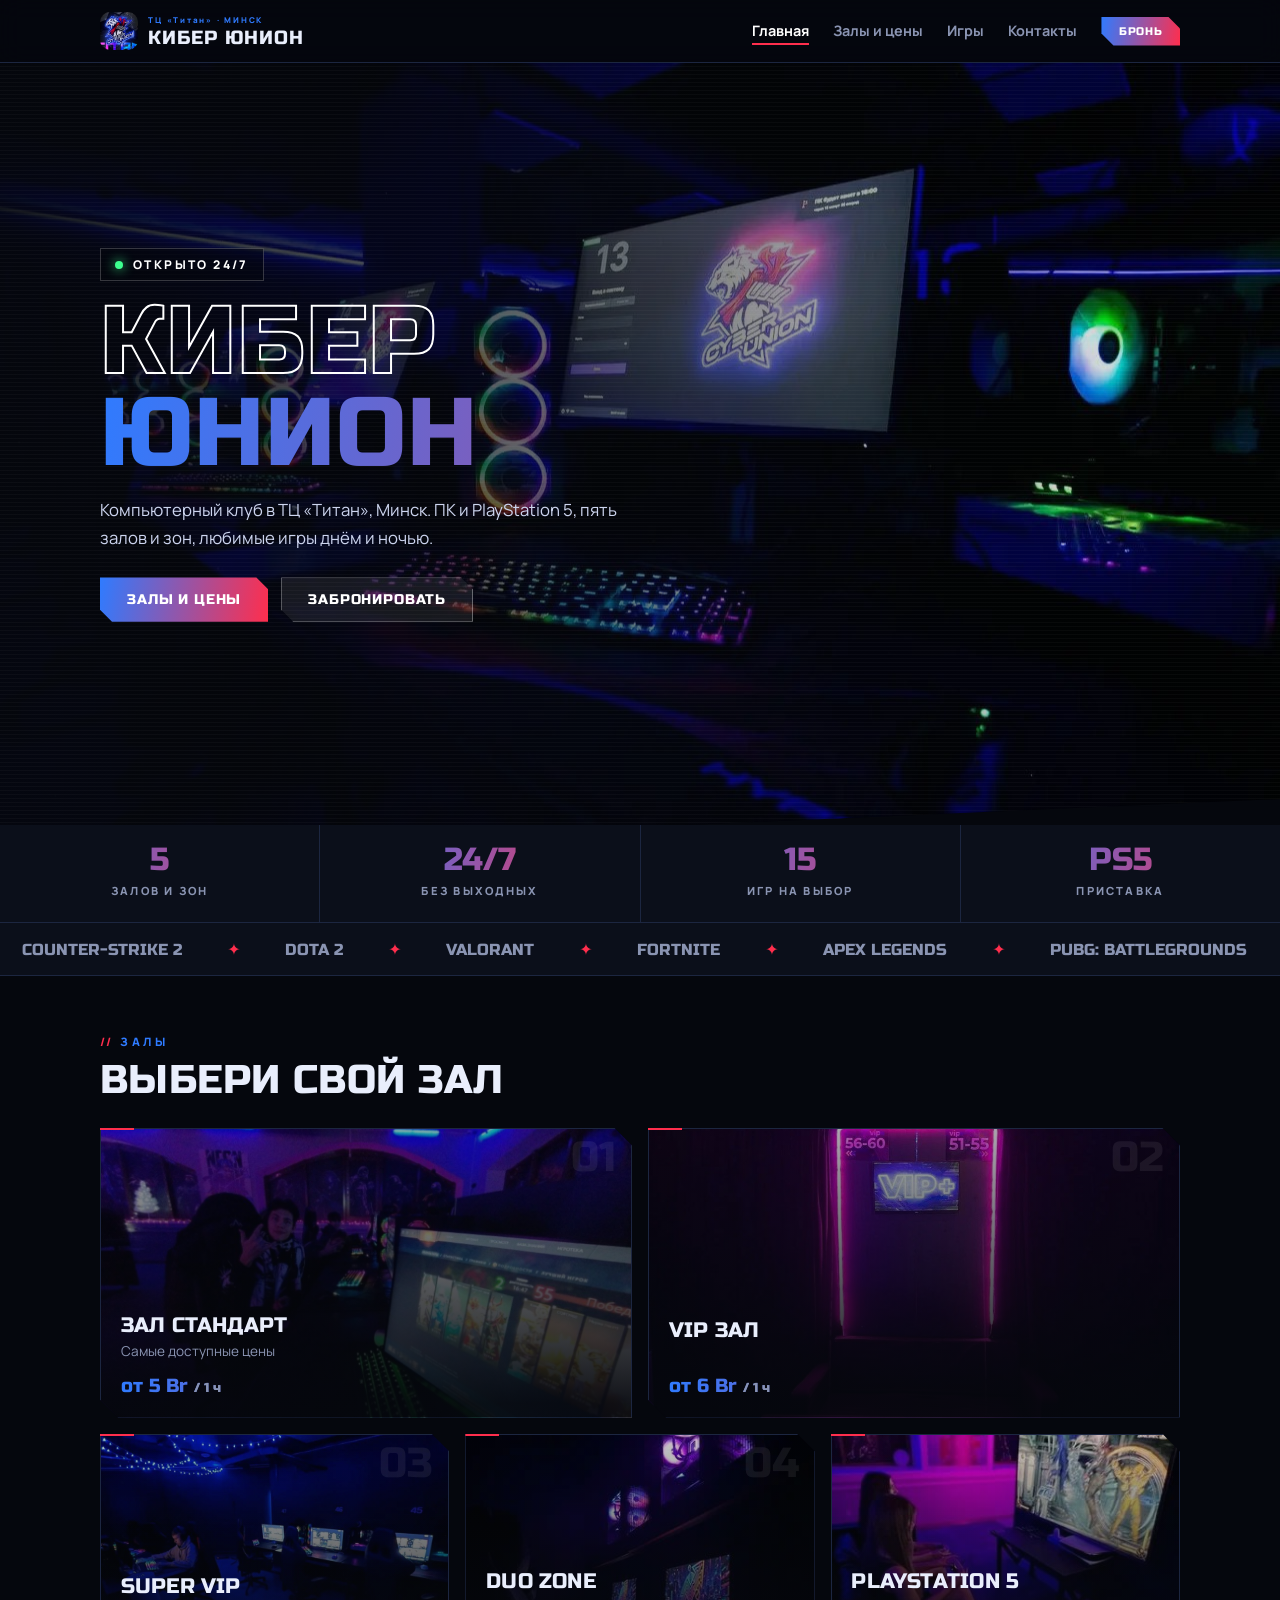
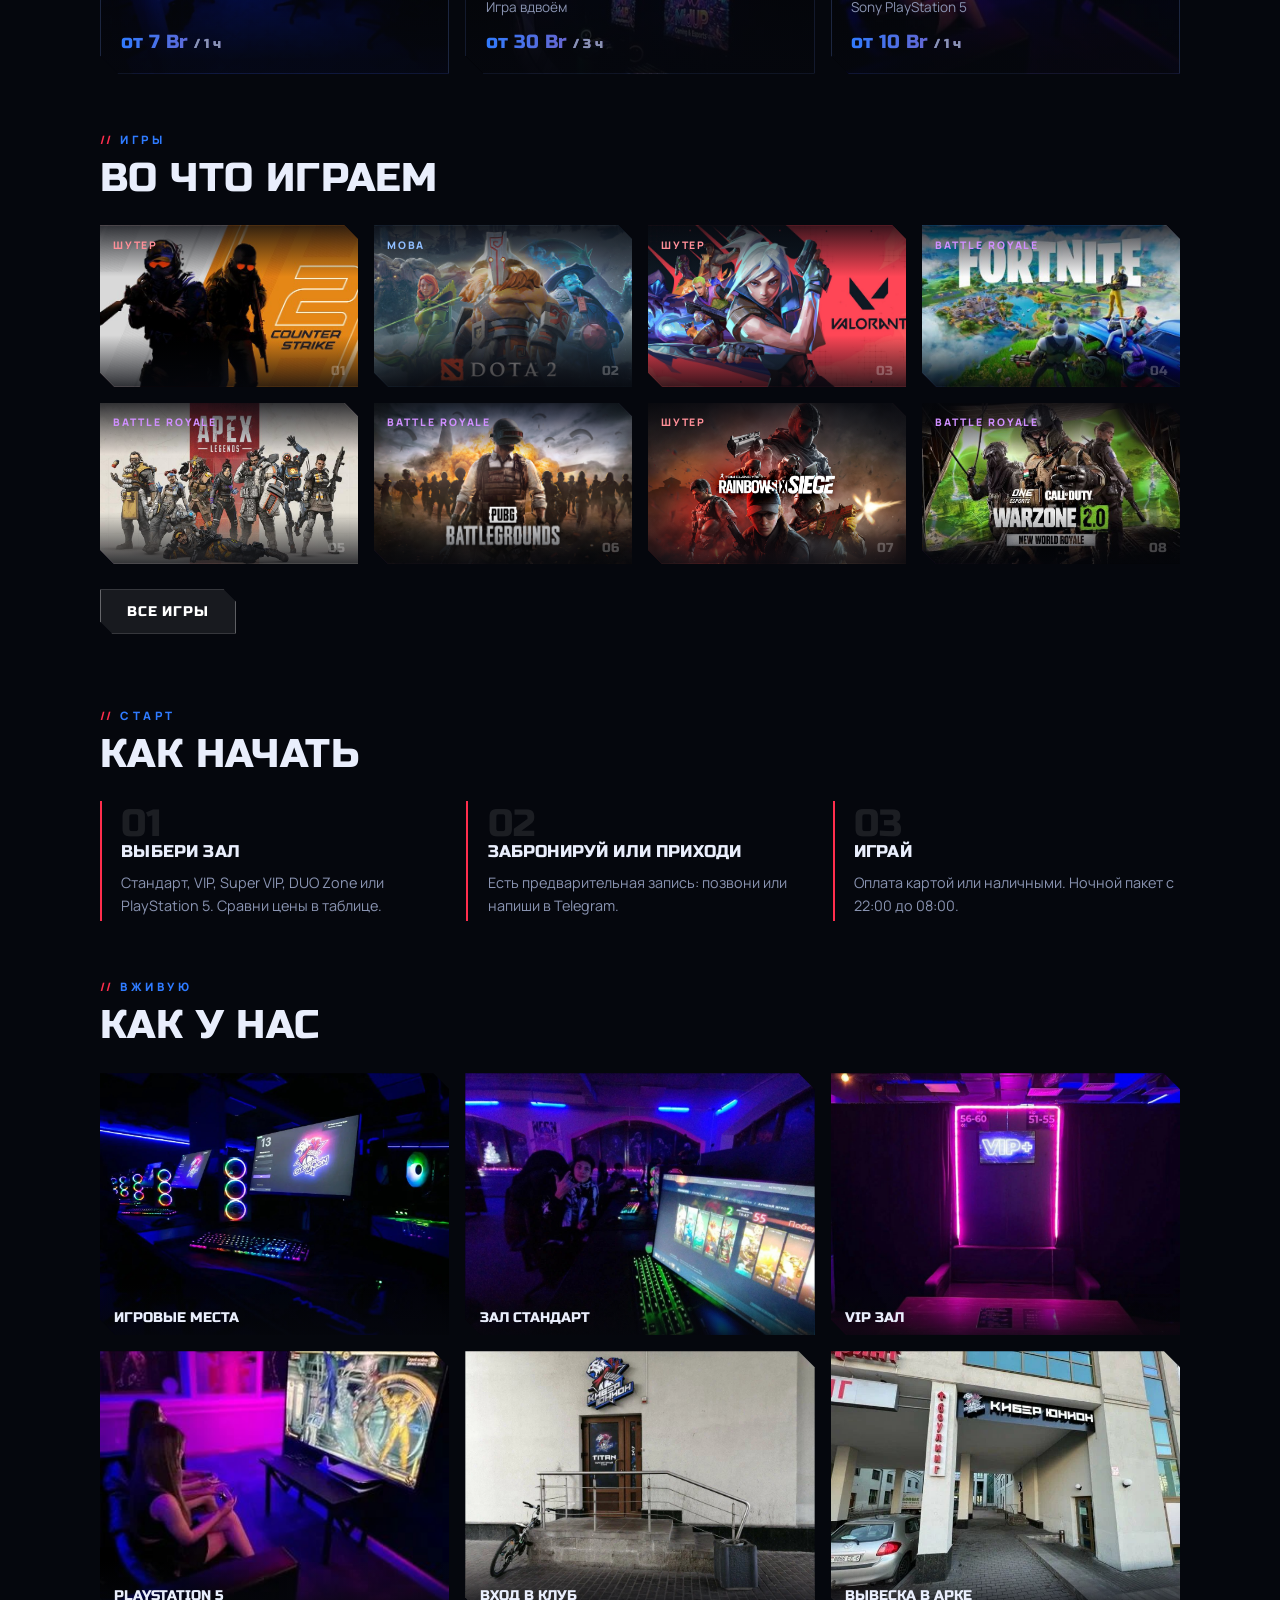
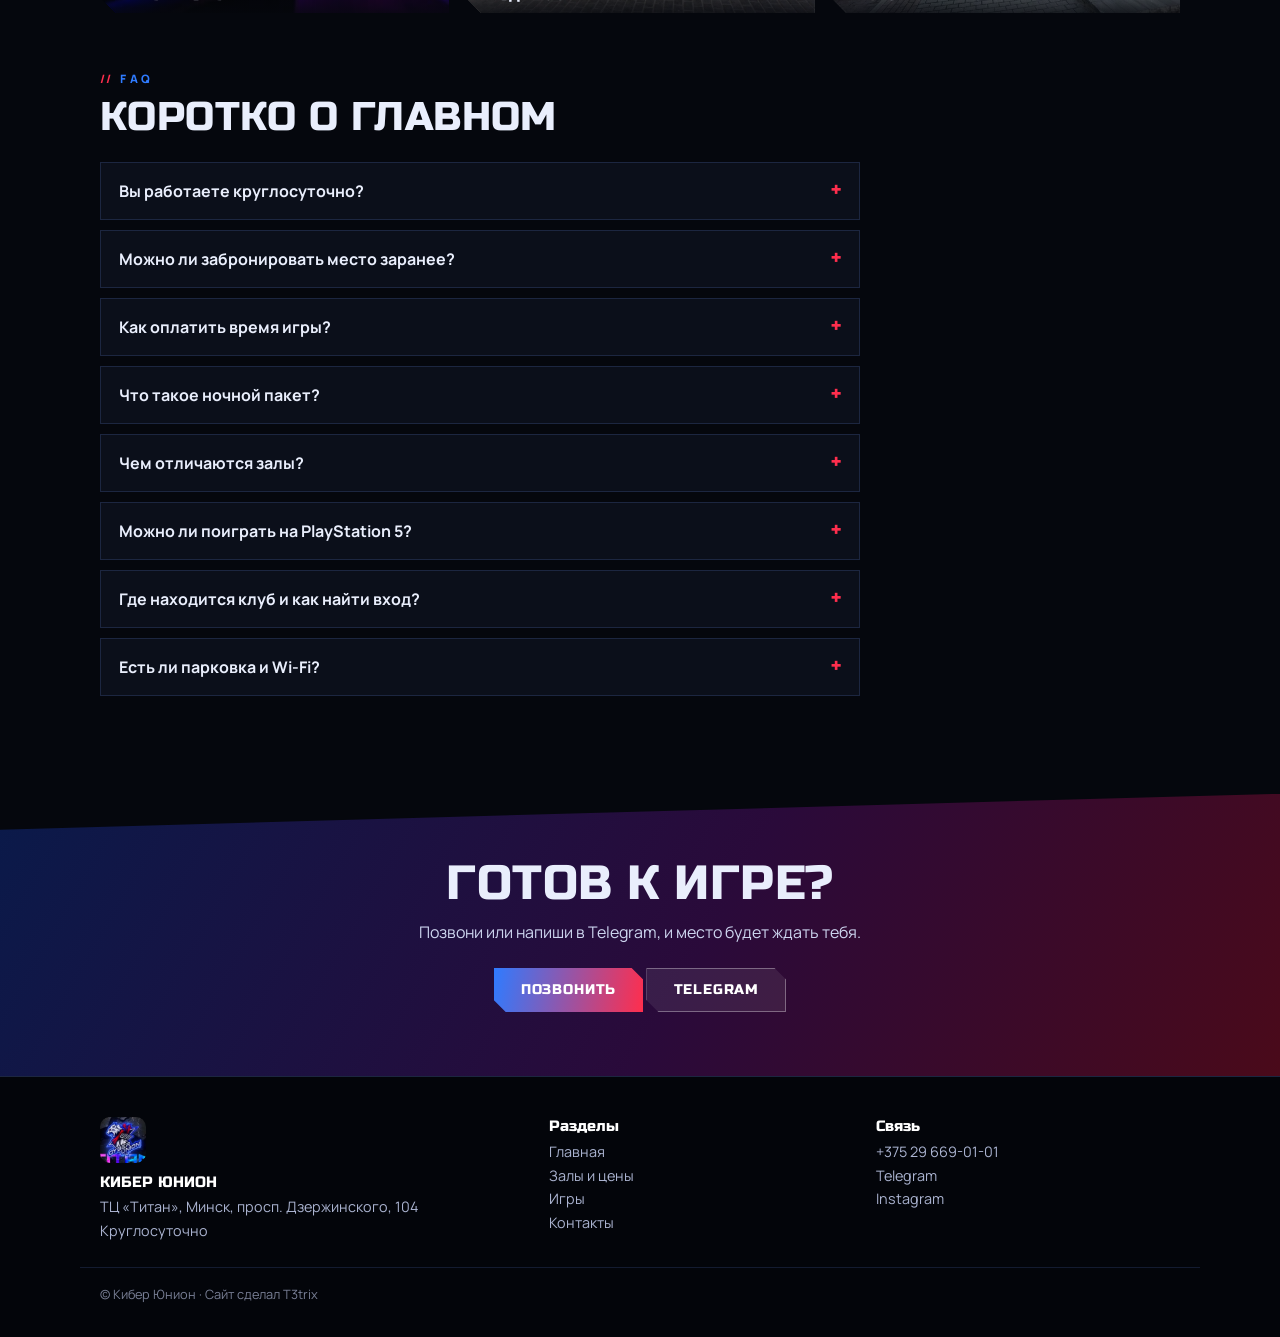
<file: index.html>
<!DOCTYPE html><html lang="ru"><head><meta charset="UTF-8"><meta name="viewport" content="width=device-width,initial-scale=1,viewport-fit=cover"><meta name="theme-color" content="#05070d"><script>document.documentElement.className="js"</script><link rel="icon" href="favicon.ico" sizes="any"><link rel="icon" type="image/png" sizes="32x32" href="favicon-32.png"><link rel="icon" type="image/png" sizes="192x192" href="favicon-192.png"><link rel="apple-touch-icon" href="favicon-180.png"><link rel="preconnect" href="https://fonts.googleapis.com"><link rel="preconnect" href="https://fonts.gstatic.com" crossorigin><link href="https://fonts.googleapis.com/css2?family=Russo+One&family=Manrope:wght@400;500;700;800&display=swap" rel="stylesheet"><link rel="stylesheet" href="css/style.css"><title>Кибер Юнион — компьютерный клуб в Минске, ТЦ «Титан»</title><meta name="description" content="Кибер Юнион — компьютерный клуб в ТЦ «Титан», Минск, просп. Дзержинского, 104. ПК и PlayStation 5, пять залов, игры, ночные пакеты. Круглосуточно."></head><body><header id="site-header"></header>
<main><section class="hero" style="padding:0"><div class="wrap"><span class="live">Открыто 24/7</span><div class="glitch"><h1><span>Кибер</span><em>Юнион</em></h1></div><p>Компьютерный клуб в ТЦ «Титан», Минск. ПК и PlayStation 5, пять залов и зон, любимые игры днём и ночью.</p><div class="acts"><a class="btn" href="halls.html">Залы и цены</a><a class="btn ghost" data-tel href="#">Забронировать</a></div></div></section>
<div class="hud"><div><b data-n="halls"></b><span>залов и зон</span></div><div><b>24/7</b><span>без выходных</span></div><div><b data-n="games"></b><span>игр на выбор</span></div><div><b>PS5</b><span>приставка</span></div></div>
<div class="mq" id="mq"></div>
<section><div class="wrap"><span class="eyebrow">Залы</span><h2>Выбери свой зал</h2><div class="bento" id="bento"></div></div></section>
<section style="padding-top:0"><div class="wrap"><span class="eyebrow">Игры</span><h2>Во что играем</h2><div class="gl" id="gteaser"></div><p style="margin-top:1.6rem"><a class="btn ghost" href="games.html">Все игры</a></p></div></section>
<section style="padding-top:0"><div class="wrap"><span class="eyebrow">Старт</span><h2>Как начать</h2><div class="steps"><div class="step"><i>01</i><h3>Выбери зал</h3><p>Стандарт, VIP, Super VIP, DUO Zone или PlayStation 5. Сравни цены в таблице.</p></div><div class="step"><i>02</i><h3>Забронируй или приходи</h3><p>Есть предварительная запись: позвони или напиши в Telegram.</p></div><div class="step"><i>03</i><h3>Играй</h3><p>Оплата картой или наличными. Ночной пакет с 22:00 до 08:00.</p></div></div></div></section>
<section style="padding-top:0"><div class="wrap"><span class="eyebrow">Вживую</span><h2>Как у нас</h2><div class="shots" id="shots"></div></div></section>
<section style="padding-top:0"><div class="wrap"><span class="eyebrow">FAQ</span><h2>Коротко о главном</h2><div class="faq">
<details><summary>Вы работаете круглосуточно?</summary><p>Да, клуб открыт круглосуточно и без выходных. Можно прийти после учёбы или работы, поиграть вечером с друзьями или заглянуть посреди ночи, когда хочется доиграть любимую катку или просто не спится. Для ночных посетителей есть специальные ночные пакеты, о них чуть ниже.</p></details>
<details><summary>Можно ли забронировать место заранее?</summary><p>Да, у нас есть предварительная запись. Чтобы не гадать, есть ли свободные места, позвоните или напишите в Telegram: назовите зал, в котором хотите играть, и удобное время, а дальше уточните, свободно ли нужное место.</p></details>
<details><summary>Как оплатить время игры?</summary><p>Оплатить можно банковской картой или наличными, как вам удобнее. Цены на все пакеты указаны на странице «Залы и цены» в белорусских рублях. Актуальную стоимость на момент визита можно уточнить у администратора.</p></details>
<details><summary>Что такое ночной пакет?</summary><p>Ночной пакет рассчитан на 10 часов и действует с 22:00 до 08:00. Это удобный вариант, если вы собираетесь играть всю ночь: он выходит заметно выгоднее, чем оплата того же времени по часам. Стоимость зависит от зала: например, в Зале Стандарт ночной пакет стоит 20 Br, а в VIP зале 25 Br.</p></details>
<details><summary>Чем отличаются залы?</summary><p>В клубе пять залов и зон: Стандарт, VIP, Super VIP, DUO Zone и PlayStation 5. Они отличаются форматом и стоимостью: Стандарт самый доступный, а VIP и Super VIP стоят дороже. DUO Zone по названию рассчитана на игру вдвоём, а в зоне PlayStation 5 играют на приставке, а не на компьютере. Подробности об оснащении и свободных местах лучше уточнить у администратора перед визитом.</p></details>
<details><summary>Можно ли поиграть на PlayStation 5?</summary><p>Да, в клубе есть отдельная зона с PlayStation 5. Час игры стоит 10 Br, а ночной пакет с 22:00 до 08:00 обойдётся в 50 Br. Если хотите прийти компанией и сыграть на приставке, лучше забронировать время заранее.</p></details>
<details><summary>Где находится клуб и как найти вход?</summary><p>Клуб находится в ТЦ «Титан» по адресу: Минск, просп. Дзержинского, 104. Вход через арку: лестница справа, 1 этаж. Ориентируйтесь на вывеску «Кибер Юнион» над входом. Если не получается найти, позвоните, и вам подскажут, как пройти.</p></details>
<details><summary>Есть ли парковка и Wi-Fi?</summary><p>Да, рядом с клубом есть парковка, а также велопарковка, так что можно приехать и на машине, и на велосипеде. В клубе есть Wi-Fi.</p></details></div></div></section>
<div class="band"><h2>Готов к игре?</h2><p>Позвони или напиши в Telegram, и место будет ждать тебя.</p><a class="btn" data-tel href="#">Позвонить</a> <a class="btn ghost" data-tg href="#" target="_blank" rel="noopener">Telegram</a></div></main><footer id="site-footer"></footer><script src="js/data.js"></script><script src="js/main.js"></script></body></html>
</file>
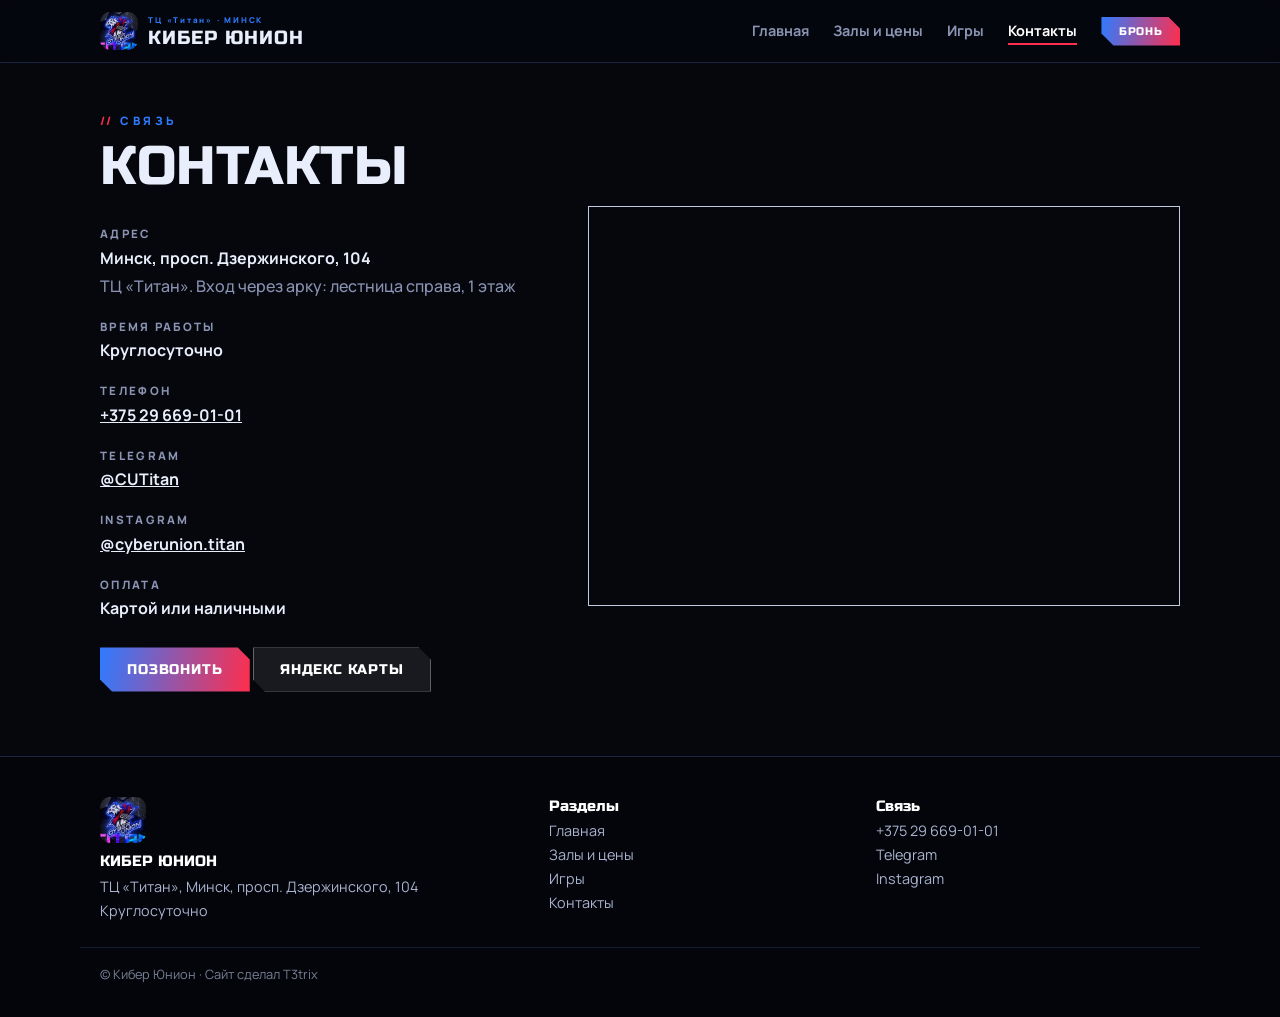
<file: contacts.html>
<!DOCTYPE html><html lang="ru"><head><meta charset="UTF-8"><meta name="viewport" content="width=device-width,initial-scale=1,viewport-fit=cover"><meta name="theme-color" content="#05070d"><script>document.documentElement.className="js"</script><link rel="icon" href="favicon.ico" sizes="any"><link rel="icon" type="image/png" sizes="32x32" href="favicon-32.png"><link rel="icon" type="image/png" sizes="192x192" href="favicon-192.png"><link rel="apple-touch-icon" href="favicon-180.png"><link rel="preconnect" href="https://fonts.googleapis.com"><link rel="preconnect" href="https://fonts.gstatic.com" crossorigin><link href="https://fonts.googleapis.com/css2?family=Russo+One&family=Manrope:wght@400;500;700;800&display=swap" rel="stylesheet"><link rel="stylesheet" href="css/style.css"><title>Контакты — Кибер Юнион, Минск</title><meta name="description" content="Кибер Юнион: ТЦ «Титан», Минск, просп. Дзержинского, 104. Круглосуточно. Телефон, Telegram, Instagram, карта."></head><body><header id="site-header"></header>
<main><div class="wrap page"><span class="eyebrow">Связь</span><h1 style="font-size:clamp(2rem,7vw,3.4rem)">Контакты</h1><div class="two"><dl>
<dt>Адрес</dt><dd data-site="address"></dd><dd class="mut" style="font-weight:500" data-site="addressNote"></dd><dt>Время работы</dt><dd data-site="hours"></dd>
<dt>Телефон</dt><dd><a data-tel href="#"><span data-site="phone"></span></a></dd><dt>Telegram</dt><dd><a data-tg href="#" target="_blank" rel="noopener">@CUTitan</a></dd><dt>Instagram</dt><dd><a data-ig href="#" target="_blank" rel="noopener">@cyberunion.titan</a></dd><dt>Оплата</dt><dd>Картой или наличными</dd>
<p style="margin-top:1.6rem"><a class="btn" data-tel href="#">Позвонить</a> <a class="btn ghost" data-map href="#" target="_blank" rel="noopener">Яндекс Карты</a></p></dl>
<iframe title="Карта: Кибер Юнион" loading="lazy" src="https://yandex.by/map-widget/v1/?ll=27.480363%2C53.861915&z=17&pt=27.480363%2C53.861915%2Cpm2rdm"></iframe></div></div></main><footer id="site-footer"></footer><script src="js/data.js"></script><script src="js/main.js"></script></body></html>
</file>
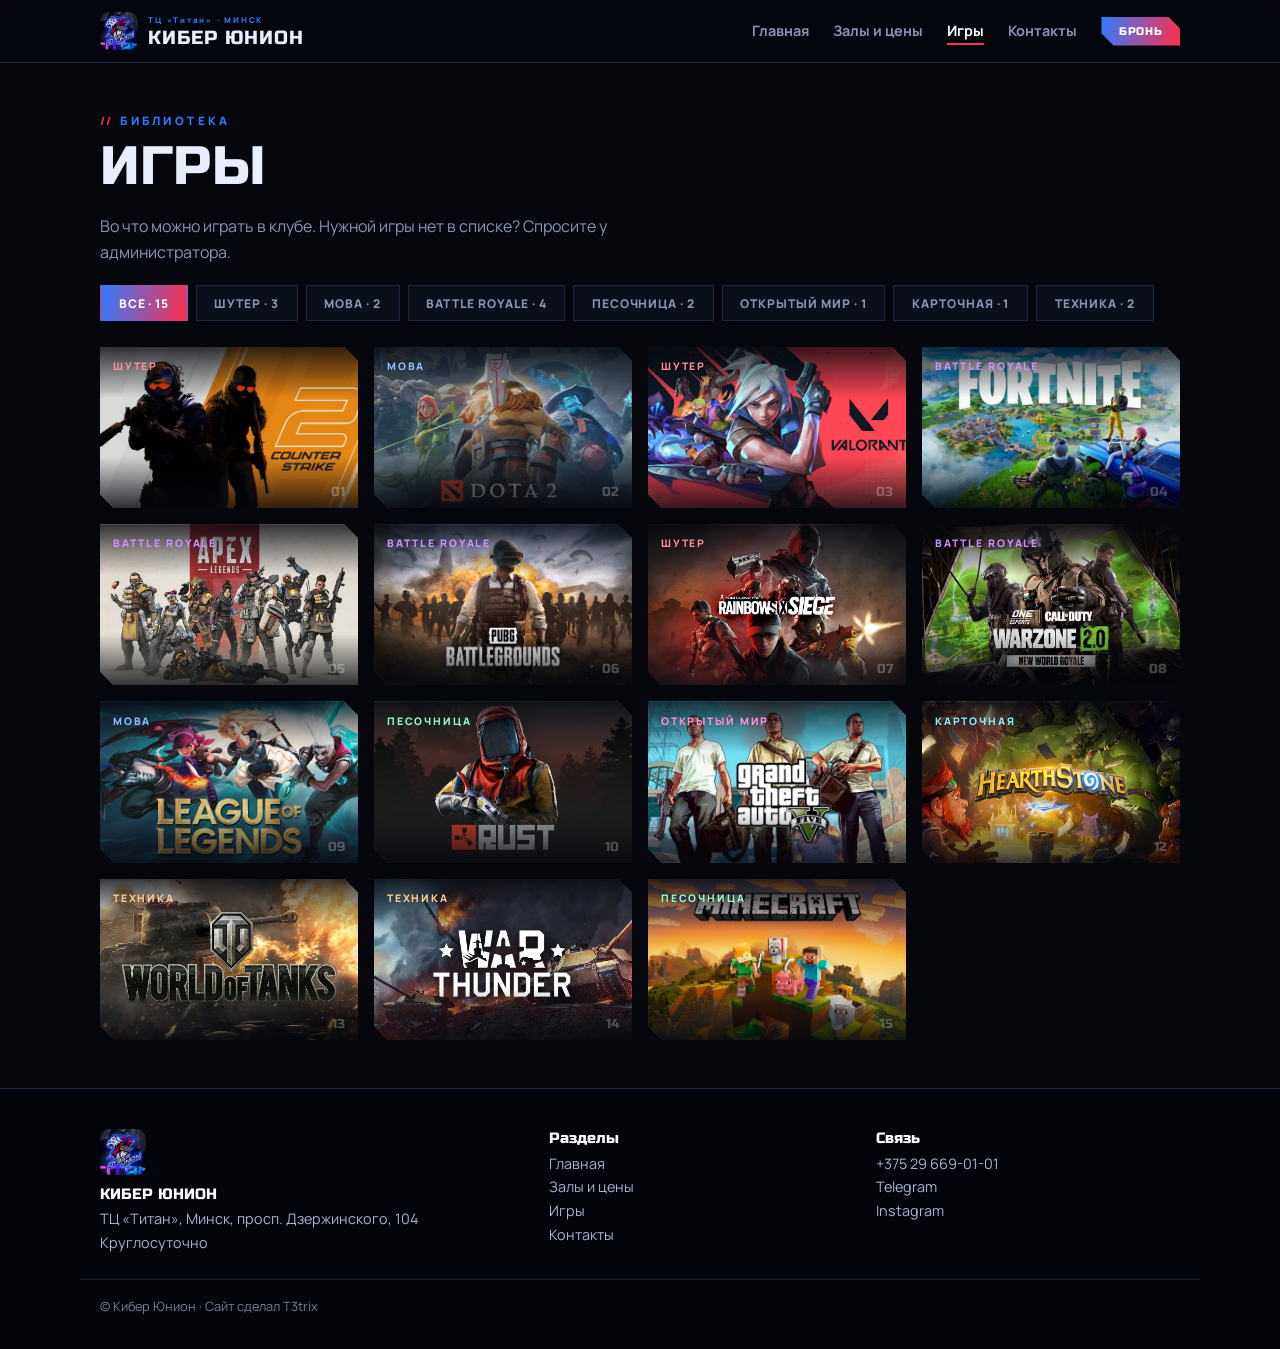
<file: games.html>
<!DOCTYPE html><html lang="ru"><head><meta charset="UTF-8"><meta name="viewport" content="width=device-width,initial-scale=1,viewport-fit=cover"><meta name="theme-color" content="#05070d"><script>document.documentElement.className="js"</script><link rel="icon" href="favicon.ico" sizes="any"><link rel="icon" type="image/png" sizes="32x32" href="favicon-32.png"><link rel="icon" type="image/png" sizes="192x192" href="favicon-192.png"><link rel="apple-touch-icon" href="favicon-180.png"><link rel="preconnect" href="https://fonts.googleapis.com"><link rel="preconnect" href="https://fonts.gstatic.com" crossorigin><link href="https://fonts.googleapis.com/css2?family=Russo+One&family=Manrope:wght@400;500;700;800&display=swap" rel="stylesheet"><link rel="stylesheet" href="css/style.css"><title>Игры — Кибер Юнион, Минск</title><meta name="description" content="Игры в компьютерном клубе Кибер Юнион в Минске: шутеры, MOBA, Battle Royale и другие."></head><body><header id="site-header"></header>
<main><div class="wrap page"><span class="eyebrow">Библиотека</span><h1 style="font-size:clamp(2rem,7vw,3.4rem)">Игры</h1><p class="mut" style="max-width:640px">Во что можно играть в клубе. Нужной игры нет в списке? Спросите у администратора.</p><div class="chipbar" id="gchips"></div><div class="gl" id="games"></div></div></main><footer id="site-footer"></footer><script src="js/data.js"></script><script src="js/main.js"></script></body></html>
</file>
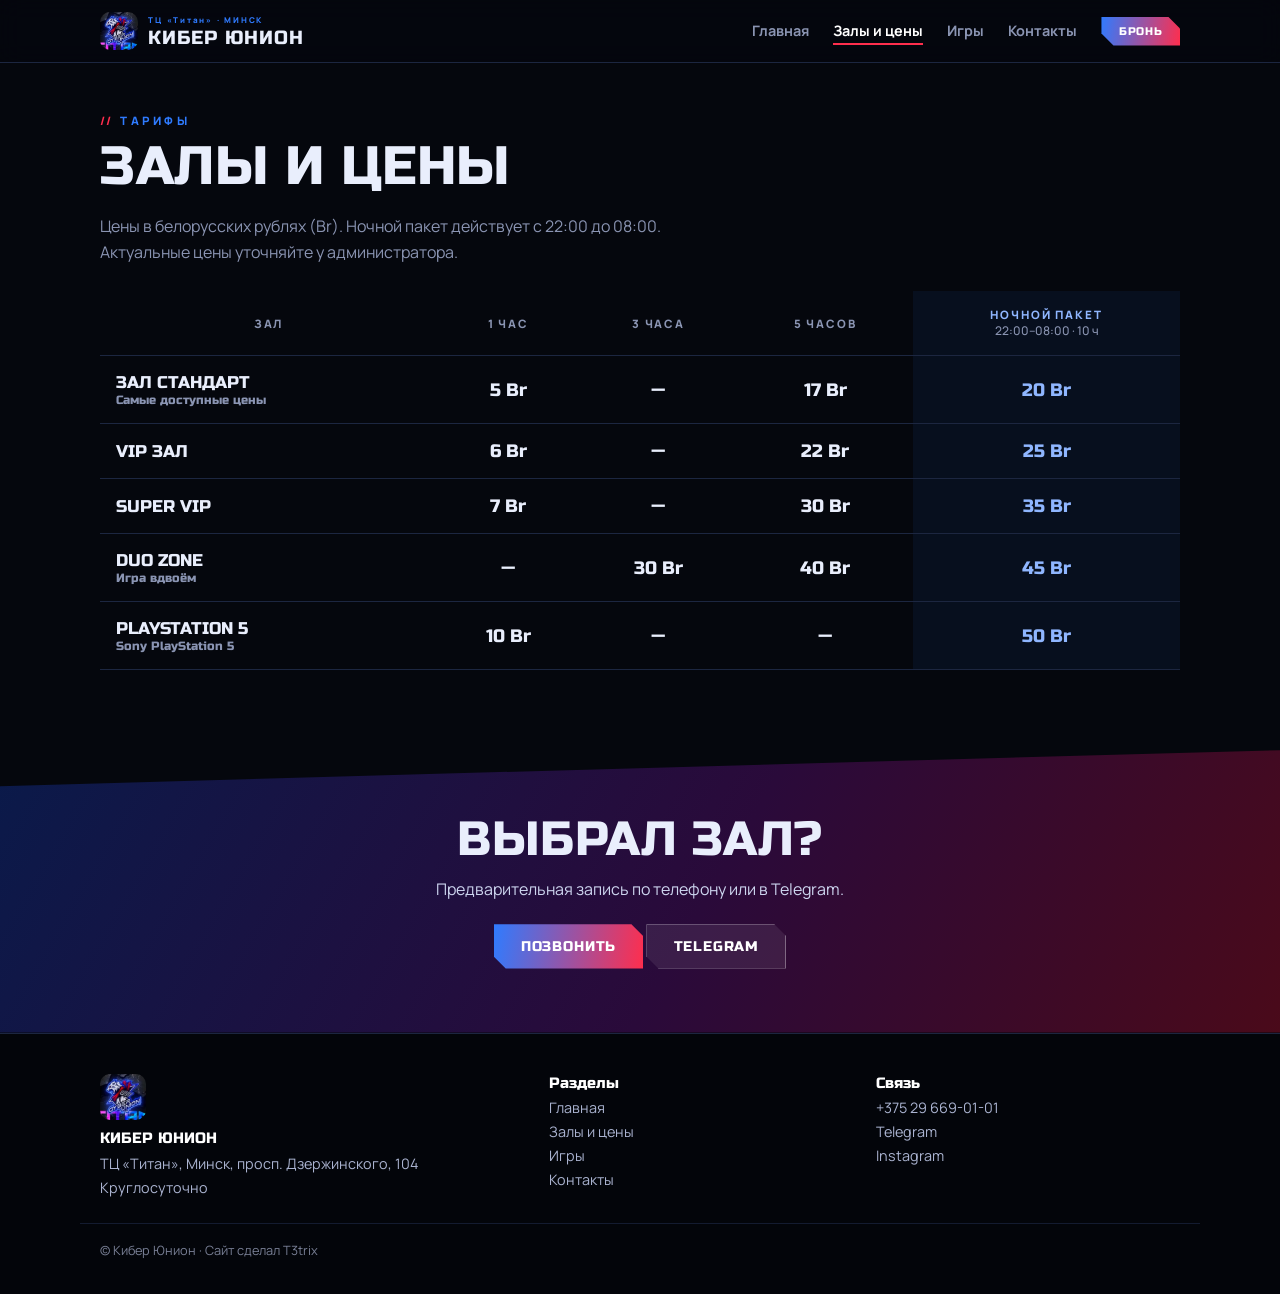
<file: halls.html>
<!DOCTYPE html><html lang="ru"><head><meta charset="UTF-8"><meta name="viewport" content="width=device-width,initial-scale=1,viewport-fit=cover"><meta name="theme-color" content="#05070d"><script>document.documentElement.className="js"</script><link rel="icon" href="favicon.ico" sizes="any"><link rel="icon" type="image/png" sizes="32x32" href="favicon-32.png"><link rel="icon" type="image/png" sizes="192x192" href="favicon-192.png"><link rel="apple-touch-icon" href="favicon-180.png"><link rel="preconnect" href="https://fonts.googleapis.com"><link rel="preconnect" href="https://fonts.gstatic.com" crossorigin><link href="https://fonts.googleapis.com/css2?family=Russo+One&family=Manrope:wght@400;500;700;800&display=swap" rel="stylesheet"><link rel="stylesheet" href="css/style.css"><title>Залы и цены — Кибер Юнион, Минск</title><meta name="description" content="Тарифы компьютерного клуба Кибер Юнион в Минске: залы Стандарт, VIP, Super VIP, DUO Zone и PlayStation 5, часовые, пятичасовые и ночные пакеты."></head><body><header id="site-header"></header>
<main><div class="wrap page"><span class="eyebrow">Тарифы</span><h1 style="font-size:clamp(2rem,7vw,3.4rem)">Залы и цены</h1><p class="mut" style="max-width:640px">Цены в белорусских рублях (Br). Ночной пакет действует с 22:00 до 08:00. Актуальные цены уточняйте у администратора.</p><div class="tbl" id="matrix"></div></div>
<div class="band"><h2>Выбрал зал?</h2><p>Предварительная запись по телефону или в Telegram.</p><a class="btn" data-tel href="#">Позвонить</a> <a class="btn ghost" data-tg href="#" target="_blank" rel="noopener">Telegram</a></div></main><footer id="site-footer"></footer><script src="js/data.js"></script><script src="js/main.js"></script></body></html>
</file>
<file: css/style.css>
:root{--bg:#05070d;--sf:#0b0f1a;--sf2:#111729;--ink:#e9eefc;--mut:#8a94b2;--line:#1c2640;--blue:#2f7bff;--red:#ff2e4d;--grad:linear-gradient(100deg,var(--blue),var(--red));--fd:"Russo One","Arial Black",system-ui,sans-serif;--c:18px}
*{box-sizing:border-box}html{scroll-behavior:smooth;background:var(--bg)}
body{margin:0;font:16px/1.65 "Manrope",system-ui,-apple-system,"Segoe UI",Roboto,sans-serif;background:var(--bg);color:var(--ink)}
body::before{content:"";position:fixed;inset:0;z-index:-1;pointer-events:none;background:radial-gradient(700px 420px at 100% 0,#2f7bff1f,transparent 70%),radial-gradient(600px 420px at 0 70%,#ff2e4d14,transparent 70%)}
img{max-width:100%;display:block}a{color:inherit}h1,h2,h3{font-family:var(--fd);font-weight:400;line-height:1.08;margin:0 0 .6rem;text-transform:uppercase;letter-spacing:.01em}
.wrap{max-width:1120px;margin:0 auto;padding:0 1.25rem}section{padding:3.5rem 0}.mut{color:var(--mut)}
.eyebrow{display:block;font-size:.72rem;letter-spacing:.3em;color:var(--blue);font-weight:800;text-transform:uppercase;margin-bottom:.5rem}.eyebrow::before{content:"// ";color:var(--red)}
h2{font-size:clamp(1.6rem,5vw,2.5rem)}
main{position:relative;z-index:0;overflow-x:clip;animation:pg .55s ease both}@keyframes pg{from{opacity:0;transform:translateY(10px)}}
body.leave main{opacity:0;transform:translateY(-6px);transition:opacity .22s,transform .22s}
.js .rv{opacity:0;transform:translateY(24px);transition:opacity .6s ease,transform .6s ease,box-shadow .25s,background-color .25s}.js .rv.in{opacity:1;transform:none}
header{background:#05070dd9;backdrop-filter:saturate(1.4) blur(12px);-webkit-backdrop-filter:saturate(1.4) blur(12px);border-bottom:1px solid var(--line);position:sticky;top:0;z-index:10;padding-top:env(safe-area-inset-top,0)}
.bar{display:flex;align-items:center;justify-content:space-between;height:62px;gap:.6rem}
.logo{display:flex;align-items:center;gap:.65rem;font:400 1.2rem/1 var(--fd);text-decoration:none;letter-spacing:.05em}.logo img{border-radius:10px}.logo small{display:block;font:800 .5rem/1.3 "Manrope",sans-serif;letter-spacing:.22em;color:var(--blue);margin-bottom:.15rem}
nav{display:flex;gap:1.5rem;align-items:center;margin-left:auto}nav a{text-decoration:none;color:var(--mut);font-weight:700;font-size:.9rem;transition:color .2s}nav a.on,nav a:hover{color:#fff}nav a.on:not(.btn){box-shadow:0 2px 0 var(--red)}nav a.btn{color:#fff}
#burger{display:none;background:none;border:0;width:40px;height:40px;cursor:pointer;color:#fff;place-items:center}#burger i{display:block;width:22px;height:2px;background:currentColor;margin:2.5px 0}
.btn{display:inline-block;background:var(--grad);color:#fff!important;padding:.85rem 1.7rem;font:400 .85rem var(--fd);text-transform:uppercase;letter-spacing:.06em;text-decoration:none;border:0;clip-path:polygon(0 0,calc(100% - 12px) 0,100% 12px,100% 100%,12px 100%,0 calc(100% - 12px));transition:filter .2s,transform .2s}.btn:hover{filter:brightness(1.15);transform:translateY(-2px)}
.btn.ghost{background:#ffffff14;box-shadow:inset 0 0 0 1px #ffffff55}.btn.sm{padding:.5rem 1.1rem;font-size:.7rem}
.hero{position:relative;min-height:88vh;display:flex;align-items:center;color:#fff;background:linear-gradient(90deg,#05070df0 0%,#05070d99 45%,#05070d26 85%),url(../images/pcs.jpg) center/cover;clip-path:polygon(0 0,100% 0,100% calc(100% - 56px),0 100%);margin-bottom:-30px}
.hero::after{content:"";position:absolute;inset:0;pointer-events:none;background:repeating-linear-gradient(0deg,#ffffff07 0 1px,transparent 1px 4px)}
.hero .wrap{position:relative;z-index:1;width:100%;padding-top:3rem;padding-bottom:6rem}
.live{display:inline-flex;align-items:center;gap:.6rem;font-size:.75rem;font-weight:800;letter-spacing:.2em;text-transform:uppercase;border:1px solid #ffffff33;padding:.35rem .9rem;background:#05070d88}.live::before{content:"";width:8px;height:8px;border-radius:50%;background:#3dff8f;box-shadow:0 0 12px #3dff8f;animation:bl 1.4s infinite}@keyframes bl{50%{opacity:.3}}
.hero h1{font-size:clamp(2.6rem,10vw,6rem);margin:1rem 0 .8rem;line-height:.95}.hero h1 span{color:transparent;-webkit-text-stroke:2px #fff}.hero h1 em{font-style:normal;background:var(--grad);-webkit-background-clip:text;background-clip:text;color:transparent;display:block}
.hero p{max-width:520px;color:#cdd5ef;font-size:1.05rem}.acts{display:flex;gap:.8rem;flex-wrap:wrap;margin:1.6rem 0 0}
.glitch:hover h1,.glitch:hover span{animation:gl .4s steps(2) 2}@keyframes gl{25%{transform:translate(2px,-1px);text-shadow:-2px 0 var(--red),2px 0 var(--blue)}75%{transform:translate(-2px,1px);text-shadow:2px 0 var(--red),-2px 0 var(--blue)}}
.hud{display:grid;grid-template-columns:repeat(4,1fr);gap:1px;background:var(--line);margin-top:-1px;position:relative;z-index:2}.hud>div{background:var(--sf);padding:1.2rem 1rem;text-align:center}.hud b{display:block;font:400 2rem/1 var(--fd);background:var(--grad);-webkit-background-clip:text;background-clip:text;color:transparent}.hud span{font-size:.7rem;letter-spacing:.2em;text-transform:uppercase;color:var(--mut);font-weight:800}
.mq{overflow:hidden;white-space:nowrap;border-block:1px solid var(--line);background:var(--sf);padding:.8rem 0}.mq div{display:inline-block;animation:tk 40s linear infinite}.mq span{font:400 1rem var(--fd);text-transform:uppercase;color:var(--mut);padding:0 1.4rem}.mq span::after{content:"✦";color:var(--red);margin-left:2.8rem}@keyframes tk{to{transform:translateX(-50%)}}
.bento{display:grid;grid-template-columns:repeat(6,1fr);gap:1rem;margin-top:1.6rem}
.bn{grid-column:span 2;position:relative;min-height:190px;padding:1.3rem;background:var(--sf);text-decoration:none;display:flex;flex-direction:column;justify-content:flex-end;overflow:hidden;box-shadow:inset 0 0 0 1px var(--line);clip-path:polygon(0 0,calc(100% - var(--c)) 0,100% var(--c),100% 100%,var(--c) 100%,0 calc(100% - var(--c)))}
.bn.big{grid-column:span 3;min-height:260px;background:linear-gradient(0deg,#05070df2 5%,#05070d55),var(--im,none) center/cover,var(--sf)}
.bn::before{content:"";position:absolute;left:0;top:0;width:34px;height:2px;background:var(--red)}.bn .no{position:absolute;right:1rem;top:.6rem;font:400 2.6rem/1 var(--fd);color:#ffffff12}
.bn h3{font-size:1.3rem;margin:0}.bn p{margin:.15rem 0 .7rem;font-size:.85rem;color:var(--mut);min-height:1.3em}.bn b{font:400 1.2rem var(--fd);background:var(--grad);-webkit-background-clip:text;background-clip:text;color:transparent}.bn em{font-style:normal;font-size:.8rem;-webkit-text-fill-color:var(--mut)}
.js .bn.in:hover{transform:translateY(-4px);box-shadow:inset 0 0 0 1px var(--blue),0 0 30px #2f7bff44}
.gl{display:grid;grid-template-columns:repeat(auto-fill,minmax(230px,1fr));gap:1rem;margin-top:1.6rem}
.gt{position:relative;aspect-ratio:16/10;display:grid;place-items:center;text-align:center;padding:1rem;overflow:hidden;background:linear-gradient(135deg,hsl(var(--h) 75% 24%),#05070d 85%);clip-path:polygon(0 0,calc(100% - 14px) 0,100% 14px,100% 100%,14px 100%,0 calc(100% - 14px))}
.gt::before{content:"";position:absolute;inset:0;background:repeating-linear-gradient(135deg,#ffffff09 0 2px,transparent 2px 11px)}.gt img{position:absolute;inset:0;width:100%;height:100%;object-fit:cover;filter:brightness(.55)}
.gt h3{position:relative;font-size:clamp(1rem,2.4vw,1.4rem);margin:0;text-shadow:0 0 22px hsl(var(--h) 100% 62%/.8)}.gg{position:absolute;left:.8rem;top:.7rem;font-size:.65rem;letter-spacing:.18em;text-transform:uppercase;font-weight:800;color:hsl(var(--h) 100% 78%)}.gn{position:absolute;right:.8rem;bottom:.5rem;font:400 .8rem var(--fd);color:#ffffff40}
.js .gt.in:hover{transform:translateY(-4px) scale(1.02)}
.chipbar{display:flex;gap:.5rem;flex-wrap:wrap;margin-top:1.2rem}.chipbar button{font:800 .75rem "Manrope",sans-serif;letter-spacing:.08em;text-transform:uppercase;color:var(--mut);padding:.55rem 1.1rem;background:var(--sf);border:1px solid var(--line);cursor:pointer}.chipbar button:hover{color:#fff;border-color:var(--blue)}.chipbar button.on{background:var(--grad);color:#fff;border-color:transparent}
.steps{display:grid;grid-template-columns:repeat(3,1fr);gap:1.2rem;margin-top:1.6rem}.step{border-left:2px solid var(--red);padding:.2rem 0 .2rem 1.2rem}.step i{font:400 2.4rem/1 var(--fd);font-style:normal;color:#ffffff18;display:block}.step h3{font-size:1.05rem}.step p{margin:0;color:var(--mut);font-size:.9rem}
.shots{display:grid;grid-template-columns:2fr 1fr 1fr;gap:1rem;margin-top:1.6rem}.shots figure{margin:0;position:relative;aspect-ratio:4/3;clip-path:polygon(0 0,calc(100% - 16px) 0,100% 16px,100% 100%,16px 100%,0 calc(100% - 16px))}.shots img{width:100%;height:100%;object-fit:cover;transition:transform .5s}.shots figure:hover img{transform:scale(1.06)}
.faq{margin-top:1.4rem;max-width:760px}.faq details{background:var(--sf);box-shadow:inset 0 0 0 1px var(--line);margin-bottom:.6rem}.faq summary{cursor:pointer;padding:1rem 1.2rem;font-weight:700;list-style:none;display:flex;justify-content:space-between;gap:1rem}.faq summary::after{content:"+";color:var(--red);font:400 1.2rem var(--fd)}.faq details[open] summary::after{content:"−"}.faq details p{margin:0;padding:0 1.2rem 1.1rem;color:var(--mut)}
.band{position:relative;text-align:center;padding:4rem 1.25rem;background:linear-gradient(120deg,#0a1a4a,#2a0a3a 55%,#4a0a1a);clip-path:polygon(0 36px,100% 0,100% 100%,0 100%);margin-top:2rem}.band h2{font-size:clamp(1.8rem,6vw,3rem)}.band p{color:#cdd5ef;max-width:520px;margin:0 auto 1.4rem}
.tbl{overflow-x:auto;margin-top:1.6rem}table{width:100%;border-collapse:collapse;min-width:640px}th,td{padding:1rem;text-align:center;border-bottom:1px solid var(--line)}thead th{font:800 .72rem "Manrope",sans-serif;letter-spacing:.16em;text-transform:uppercase;color:var(--mut)}thead small,tbody th small{display:block;font-weight:500;letter-spacing:0;text-transform:none;font-size:.75rem;color:var(--mut)}
tbody th{text-align:left;font:400 1.05rem var(--fd);text-transform:uppercase}td{font:400 1.15rem var(--fd)}td.nt,th.nt{background:#2f7bff12;color:#8fb6ff}tbody tr:target,tbody tr:hover{background:#ffffff07}
.two{display:grid;grid-template-columns:1fr 1.3fr;gap:2rem}.two dl{margin:0}.two dt{font-size:.72rem;letter-spacing:.2em;text-transform:uppercase;color:var(--mut);margin-top:1.1rem;font-weight:800}.two dd{margin:.1rem 0 0;font-weight:700}
iframe{width:100%;height:400px;border:1px solid var(--line);filter:invert(.92) hue-rotate(180deg)}
.page{padding-top:3rem;padding-bottom:3rem}
footer{background:#03050a;border-top:1px solid var(--line);color:#aab3d0;padding:2.5rem 0 2rem;font-size:.9rem}.foot{display:grid;grid-template-columns:1.4fr 1fr 1fr;gap:1.5rem}footer a{text-decoration:none}footer a:hover{color:#fff}footer b{display:block;color:#fff;font:400 .95rem var(--fd);margin-bottom:.3rem}.foot img{margin-bottom:.6rem;border-radius:10px}.copy{margin-top:1.5rem;padding-top:1rem;border-top:1px solid var(--line);font-size:.8rem;opacity:.7}
@media(max-width:820px){.bento{grid-template-columns:1fr}.bn,.bn.big{grid-column:auto}.steps,.shots,.foot,.two{grid-template-columns:1fr}.hud{grid-template-columns:repeat(2,1fr)}.shots figure{aspect-ratio:16/9}
#burger{display:grid}nav{display:none;position:absolute;left:0;right:0;top:calc(62px + env(safe-area-inset-top,0px));background:var(--bg);border-bottom:1px solid var(--line);flex-direction:column;align-items:flex-start;padding:1rem 1.25rem;margin:0}nav.open{display:flex}
.hero{background:linear-gradient(180deg,#05070d99,#05070df0),url(../images/pcs.jpg) 70% center/cover}
table{min-width:0}thead{display:none}tr,tbody th,td{display:block;text-align:left}tbody tr{padding:1rem 0;border-bottom:1px solid var(--line)}tbody th{border:0;padding:0 0 .4rem}td{border:0;padding:.2rem 0;display:flex;justify-content:space-between}td::before{content:attr(data-l);font:800 .75rem "Manrope",sans-serif;color:var(--mut);letter-spacing:.1em;text-transform:uppercase}td.nt{background:none}}
@media(prefers-reduced-motion:reduce){*{animation:none!important;transition:none!important}.js .rv{opacity:1;transform:none}}

/* фото залов, галерея, иконки игр */
.bn{background:linear-gradient(0deg,#05070df2 6%,#05070d33),var(--im,none) center/cover,var(--sf);min-height:240px}.bn.big{min-height:290px}.bn:hover{filter:brightness(1.12)}
.gt{display:flex;flex-direction:column;align-items:center;justify-content:center;gap:.5rem}.gi{position:relative;width:clamp(40px,5vw,54px);height:auto;color:hsl(var(--h) 100% 72%);filter:drop-shadow(0 0 10px hsl(var(--h) 100% 55%/.85))}
.shots figcaption{position:absolute;left:0;right:0;bottom:0;padding:1.6rem .9rem .6rem;background:linear-gradient(0deg,#05070dd9,transparent);font:400 .85rem var(--fd);text-transform:uppercase}.shots img{cursor:zoom-in}
@media(min-width:821px){.shots{grid-template-columns:repeat(3,1fr)}}
@media(max-width:820px){.shots{grid-template-columns:repeat(2,1fr)}.shots figure{aspect-ratio:1}}
#lb{position:fixed;inset:0;background:#000d;display:none;place-items:center;z-index:50;padding:1rem;cursor:zoom-out}#lb.on{display:grid}#lb img{max-height:90vh;object-fit:contain}

/* заголовок на главной сам «глитчит»: вспышка красным с дрожью, пауза, снова вспышка */
.hero h1{animation:glx 4s infinite}
@keyframes glx{
0%,58%,92%,100%{transform:none;text-shadow:none}
60%{transform:translate(2px,-1px);text-shadow:-2px 0 var(--red),2px 0 var(--blue),0 0 22px var(--red)}
65%{transform:translate(-2px,1px);text-shadow:2px 0 var(--red),-2px 0 var(--blue),0 0 28px var(--red)}
70%{transform:translate(2px,0);text-shadow:-3px 0 var(--red),3px 0 var(--blue),0 0 24px var(--red)}
75%{transform:translate(-1px,-1px);text-shadow:2px 0 var(--red),-2px 0 var(--blue),0 0 28px var(--red)}
80%{transform:translate(1px,1px);text-shadow:-2px 0 var(--red),2px 0 var(--blue),0 0 20px var(--red)}
85%{transform:none;text-shadow:0 0 26px var(--red)}}

/* плитка с настоящей обложкой: название уже на картинке */
.gt.has img{filter:none;transition:transform .5s}.gt.has:hover img{transform:scale(1.06)}
.gt.has::before{display:none}.gt.has .gi{display:none}
.gt.has h3{position:absolute;width:1px;height:1px;overflow:hidden;clip:rect(0 0 0 0);margin:0}
.gt.has::after{content:"";position:absolute;inset:0;z-index:0;background:linear-gradient(180deg,#05070dcc,transparent 32%,transparent 68%,#05070dcc)}
.gt .gg,.gt .gn{z-index:1}
</file>
